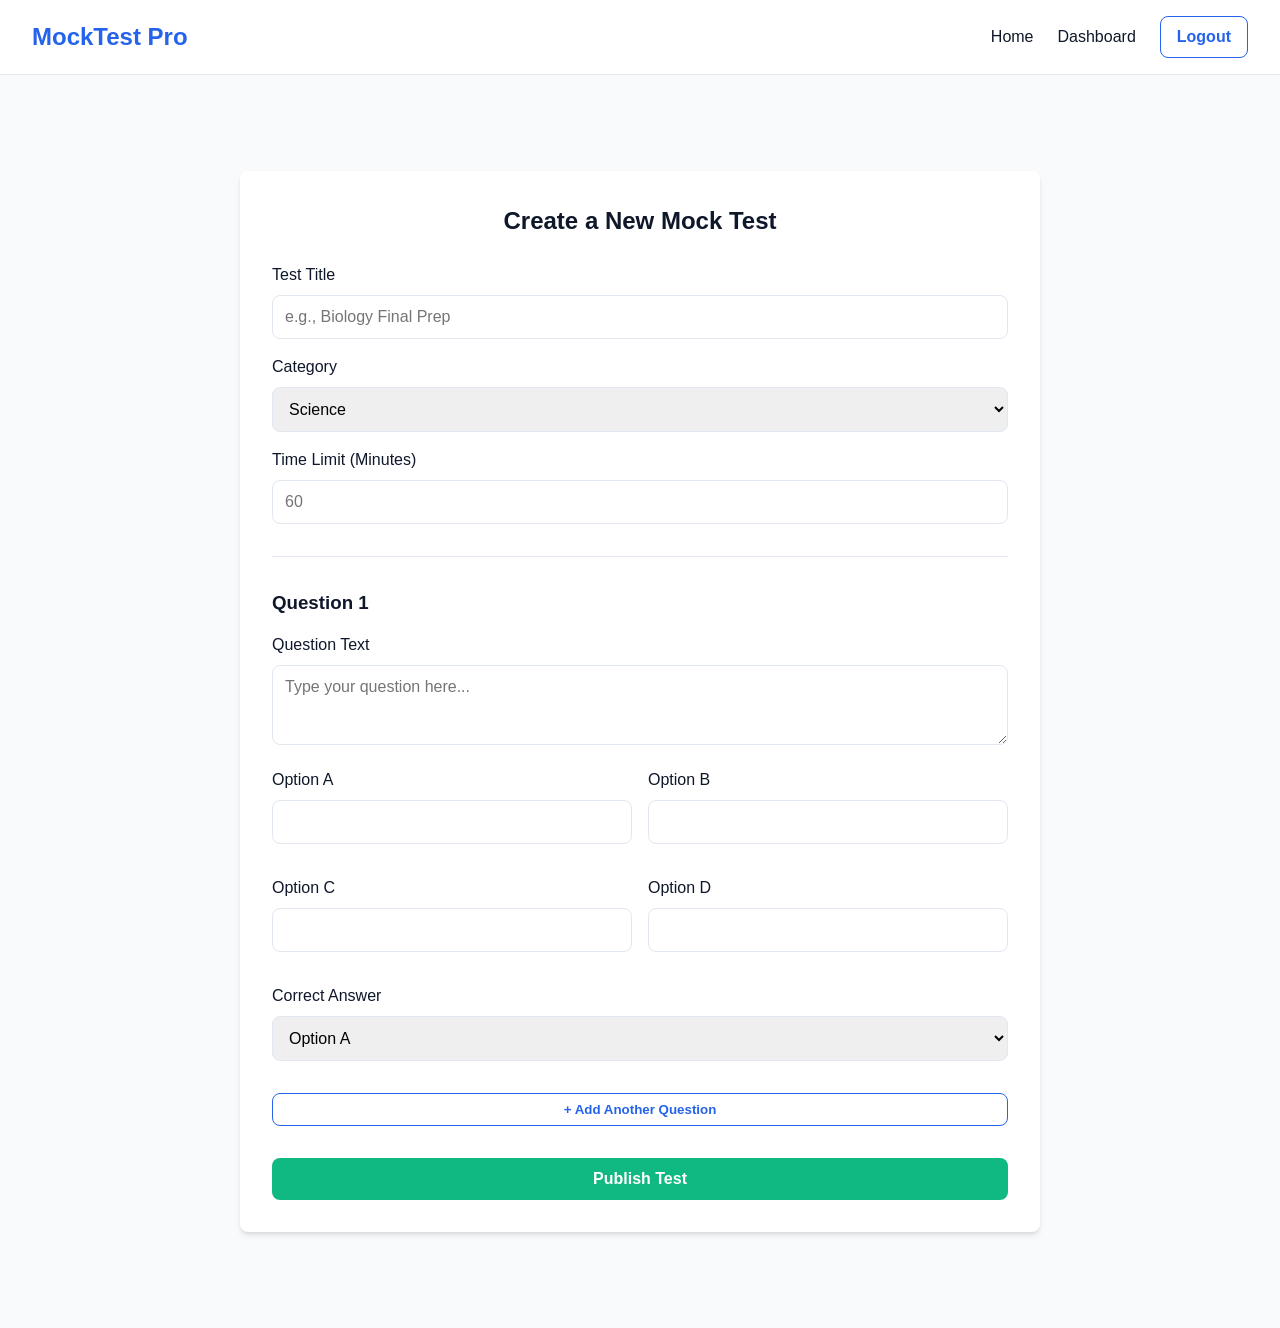
<file: pages/create.html>
<!DOCTYPE html>
<html lang="en">
<head>
    <meta charset="UTF-8">
    <meta name="viewport" content="width=device-width, initial-scale=1.0">
    <title>Create Test - MockTest Pro</title>
    <link rel="stylesheet" href="../css/style.css">
</head>
<body>
    <nav class="navbar">
        <div class="nav-brand"><a href="../index.html">MockTest Pro</a></div>
        <div class="nav-links" id="navLinks">
            <a href="../index.html">Home</a>
            <a href="dashboard.html">Dashboard</a>
            <a href="../index.html" class="btn-outline">Logout</a>
        </div>
        <button class="mobile-toggle" id="mobileToggle">&#9776;</button>
    </nav>

    <main class="container">
        <div class="form-container">
            <h2>Create a New Mock Test</h2>
            <form action="dashboard.html" method="GET">
                <div class="form-group">
                    <label for="test-title">Test Title</label>
                    <input type="text" id="test-title" required placeholder="e.g., Biology Final Prep">
                </div>
                
                <div class="form-group">
                    <label for="test-category">Category</label>
                    <select id="test-category" required>
                        <option value="science">Science</option>
                        <option value="math">Mathematics</option>
                        <option value="history">History</option>
                        <option value="tech">Technology</option>
                    </select>
                </div>

                <div class="form-group">
                    <label for="time-limit">Time Limit (Minutes)</label>
                    <input type="number" id="time-limit" required placeholder="60">
                </div>

                <hr style="margin: 2rem 0; border: 0; border-top: 1px solid var(--border-color);">
                
                <h3>Question 1</h3>
                <div class="form-group" style="margin-top: 1rem;">
                    <label for="q1-text">Question Text</label>
                    <textarea id="q1-text" rows="3" required placeholder="Type your question here..."></textarea>
                </div>

                <div style="display: grid; grid-template-columns: 1fr 1fr; gap: 1rem;">
                    <div class="form-group">
                        <label>Option A</label>
                        <input type="text" required>
                    </div>
                    <div class="form-group">
                        <label>Option B</label>
                        <input type="text" required>
                    </div>
                    <div class="form-group">
                        <label>Option C</label>
                        <input type="text" required>
                    </div>
                    <div class="form-group">
                        <label>Option D</label>
                        <input type="text" required>
                    </div>
                </div>

                <div class="form-group" style="margin-top: 1rem; margin-bottom: 2rem;">
                    <label for="correct-answer">Correct Answer</label>
                    <select id="correct-answer" required>
                        <option value="A">Option A</option>
                        <option value="B">Option B</option>
                        <option value="C">Option C</option>
                        <option value="D">Option D</option>
                    </select>
                </div>

                <button type="button" class="btn-outline" style="margin-bottom: 2rem; width: 100%;">+ Add Another Question</button>
                <button type="submit" class="btn-submit">Publish Test</button>
            </form>
        </div>
    </main>

    <script src="../js/main.js"></script>
</body>
</html>
</file>
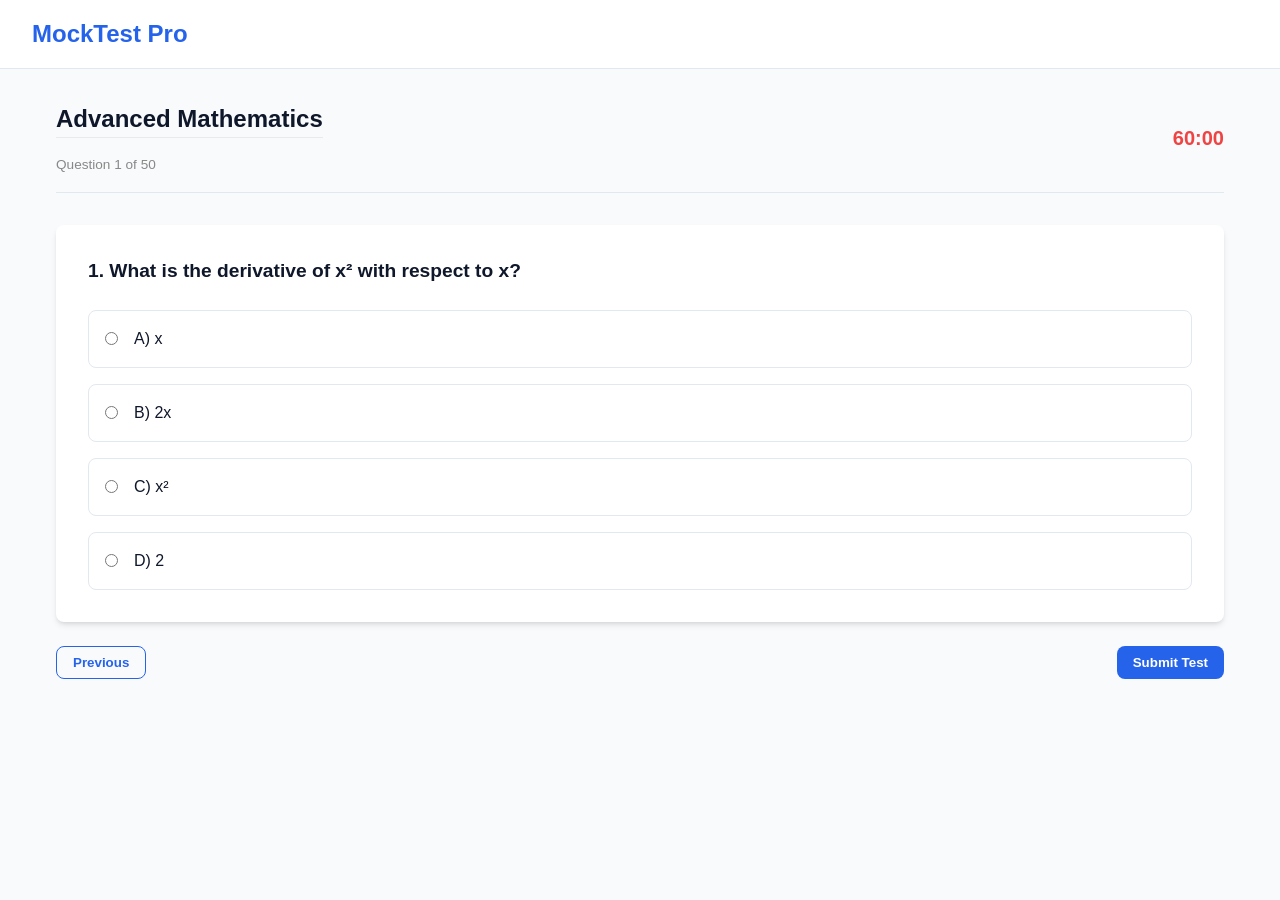
<file: pages/quiz.html>
<!DOCTYPE html>
<html lang="en">
<head>
    <meta charset="UTF-8">
    <meta name="viewport" content="width=device-width, initial-scale=1.0">
    <title>Taking Test - MockTest Pro</title>
    <link rel="stylesheet" href="../css/style.css">
</head>
<body>
    <nav class="navbar">
        <div class="nav-brand"><a href="../index.html">MockTest Pro</a></div>
    </nav>

    <main class="container">
        <div class="quiz-header">
            <div>
                <h1 style="font-size: 1.5rem;">Advanced Mathematics</h1>
                <p class="card-meta">Question 1 of 50</p>
            </div>
            <div class="timer" id="quiz-timer">60:00</div>
        </div>

        <div class="question-container">
            <p class="question-text">1. What is the derivative of x² with respect to x?</p>
            <div class="options">
                <label class="option-label">
                    <input type="radio" name="q1" value="A"> A) x
                </label>
                <label class="option-label">
                    <input type="radio" name="q1" value="B"> B) 2x
                </label>
                <label class="option-label">
                    <input type="radio" name="q1" value="C"> C) x²
                </label>
                <label class="option-label">
                    <input type="radio" name="q1" value="D"> D) 2
                </label>
            </div>
        </div>

        <div class="quiz-footer">
            <button class="btn-outline">Previous</button>
            <button class="btn-primary" onclick="window.location.href='dashboard.html'">Submit Test</button>
        </div>
    </main>

    <script src="../js/main.js"></script>
</body>
</html>
</file>
<file: css/style.css>
/* --- Variables & Reset --- */
:root {
    --primary-color: #2563eb;
    --primary-hover: #1d4ed8;
    --bg-color: #f8fafc;
    --surface-color: #ffffff;
    --text-main: #0f172a;
    --text-muted: #64748b;
    --border-color: #e2e8f0;
    --radius: 8px;
    --shadow: 0 4px 6px -1px rgb(0 0 0 / 0.1), 0 2px 4px -2px rgb(0 0 0 / 0.1);
}

* {
    margin: 0;
    padding: 0;
    box-sizing: border-box;
    font-family: -apple-system, BlinkMacSystemFont, "Segoe UI", Roboto, Helvetica, Arial, sans-serif;
}

body {
    background-color: var(--bg-color);
    color: var(--text-main);
    line-height: 1.5;
}

a {
    text-decoration: none;
    color: inherit;
}

.container {
    max-width: 1200px;
    margin: 0 auto;
    padding: 2rem 1rem;
}

/* --- Navbar --- */
.navbar {
    display: flex;
    justify-content: space-between;
    align-items: center;
    padding: 1rem 2rem;
    background-color: var(--surface-color);
    border-bottom: 1px solid var(--border-color);
    position: sticky;
    top: 0;
    z-index: 100;
}

.nav-brand a {
    font-size: 1.5rem;
    font-weight: 700;
    color: var(--primary-color);
}

.nav-links {
    display: flex;
    gap: 1.5rem;
    align-items: center;
}

.nav-links a:not(.btn-primary):not(.btn-outline) {
    font-weight: 500;
    color: var(--text-main);
    transition: color 0.2s;
}

.nav-links a:hover:not(.btn-primary):not(.btn-outline) {
    color: var(--primary-color);
}

.mobile-toggle {
    display: none;
    font-size: 1.5rem;
    background: none;
    border: none;
    cursor: pointer;
}

/* --- Buttons --- */
.btn-primary, .btn-outline, .btn-secondary, .btn-submit {
    padding: 0.5rem 1rem;
    border-radius: var(--radius);
    font-weight: 600;
    cursor: pointer;
    text-align: center;
    border: none;
    transition: all 0.2s;
}

.btn-primary {
    background-color: var(--primary-color);
    color: white;
}

.btn-primary:hover {
    background-color: var(--primary-hover);
}

.btn-outline {
    background-color: transparent;
    border: 1px solid var(--primary-color);
    color: var(--primary-color);
}

.btn-outline:hover {
    background-color: var(--primary-color);
    color: white;
}

.btn-secondary {
    display: block;
    width: 100%;
    background-color: #f1f5f9;
    color: var(--text-main);
    margin-top: 1rem;
}

.btn-secondary:hover {
    background-color: #e2e8f0;
}

.btn-submit {
    background-color: #10b981;
    color: white;
    width: 100%;
    padding: 0.75rem;
    font-size: 1rem;
}

.btn-submit:hover {
    background-color: #059669;
}

/* --- Typography --- */
.hero {
    margin-bottom: 2rem;
}

.hero h1 {
    font-size: 2rem;
    margin-bottom: 0.5rem;
}

.hero p {
    color: var(--text-muted);
}

/* --- Grid & Cards (YouTube Style) --- */
.card-grid {
    display: grid;
    grid-template-columns: repeat(auto-fill, minmax(280px, 1fr));
    gap: 1.5rem;
}

.test-card {
    background-color: var(--surface-color);
    border-radius: var(--radius);
    overflow: hidden;
    box-shadow: var(--shadow);
    transition: transform 0.2s;
}

.test-card:hover {
    transform: translateY(-4px);
}

.card-thumbnail {
    width: 100%;
    height: 160px;
    background-color: #cbd5e1; /* Fallback */
}

.card-content {
    padding: 1rem;
}

.card-title {
    font-size: 1.1rem;
    margin-bottom: 0.25rem;
    white-space: nowrap;
    overflow: hidden;
    text-overflow: ellipsis;
}

.card-meta {
    font-size: 0.875rem;
    color: var(--text-muted);
}

/* --- Forms (Login/Signup/Create) --- */
.auth-container, .form-container {
    max-width: 400px;
    margin: 4rem auto;
    background-color: var(--surface-color);
    padding: 2rem;
    border-radius: var(--radius);
    box-shadow: var(--shadow);
}

.form-container {
    max-width: 800px;
}

.auth-container h2, .form-container h2 {
    margin-bottom: 1.5rem;
    text-align: center;
}

.form-group {
    margin-bottom: 1rem;
}

.form-group label {
    display: block;
    margin-bottom: 0.5rem;
    font-weight: 500;
}

.form-group input, .form-group textarea, .form-group select {
    width: 100%;
    padding: 0.75rem;
    border: 1px solid var(--border-color);
    border-radius: var(--radius);
    font-size: 1rem;
}

.form-group input:focus, .form-group textarea:focus {
    outline: none;
    border-color: var(--primary-color);
    box-shadow: 0 0 0 3px rgba(37, 99, 235, 0.1);
}

/* --- Quiz Interface --- */
.quiz-header {
    display: flex;
    justify-content: space-between;
    align-items: center;
    margin-bottom: 2rem;
    padding-bottom: 1rem;
    border-bottom: 1px solid var(--border-color);
}

.timer {
    font-size: 1.25rem;
    font-weight: 700;
    color: #ef4444;
}

.question-container {
    background-color: var(--surface-color);
    padding: 2rem;
    border-radius: var(--radius);
    box-shadow: var(--shadow);
    margin-bottom: 1.5rem;
}

.question-text {
    font-size: 1.2rem;
    font-weight: 600;
    margin-bottom: 1.5rem;
}

.options {
    display: flex;
    flex-direction: column;
    gap: 1rem;
}

.option-label {
    display: flex;
    align-items: center;
    gap: 1rem;
    padding: 1rem;
    border: 1px solid var(--border-color);
    border-radius: var(--radius);
    cursor: pointer;
    transition: background-color 0.2s;
}

.option-label:hover {
    background-color: #f1f5f9;
}

.quiz-footer {
    display: flex;
    justify-content: space-between;
}

/* --- Dashboard --- */
.dashboard-grid {
    display: grid;
    grid-template-columns: 1fr 3fr;
    gap: 2rem;
}

.sidebar {
    background-color: var(--surface-color);
    padding: 1.5rem;
    border-radius: var(--radius);
    box-shadow: var(--shadow);
    align-self: start;
}

.sidebar ul {
    list-style: none;
}

.sidebar li {
    margin-bottom: 1rem;
}

.sidebar a {
    font-weight: 500;
}

.sidebar a:hover {
    color: var(--primary-color);
}

.stats-grid {
    display: grid;
    grid-template-columns: repeat(auto-fit, minmax(200px, 1fr));
    gap: 1.5rem;
    margin-bottom: 2rem;
}

.stat-card {
    background-color: var(--surface-color);
    padding: 1.5rem;
    border-radius: var(--radius);
    box-shadow: var(--shadow);
    text-align: center;
}

.stat-card h3 {
    font-size: 2rem;
    color: var(--primary-color);
}

/* --- Responsive --- */
@media (max-width: 768px) {
    .nav-links {
        display: none;
        flex-direction: column;
        position: absolute;
        top: 100%;
        left: 0;
        right: 0;
        background-color: var(--surface-color);
        padding: 1rem;
        border-bottom: 1px solid var(--border-color);
        box-shadow: var(--shadow);
    }

    .nav-links.active {
        display: flex;
    }

    .mobile-toggle {
        display: block;
    }

    .dashboard-grid {
        grid-template-columns: 1fr;
    }
  }

/* =========================================
   Search Bar
   ========================================= */
.search-container {
    max-width: 600px;
    margin: 1.5rem auto;
    padding: 0 1rem;
}

#searchInput {
    width: 100%;
    padding: 0.8rem 1.2rem;
    font-size: 1rem;
    border: 2px solid #ccc;
    border-radius: 8px;
    outline: none;
    transition: border-color 0.3s ease;
}

#searchInput:focus {
    border-color: #007bff; /* Use your project's primary color here */
}

/* =========================================
   UI States (Loading & Empty)
   ========================================= */
#loadingIndicator, 
#emptyState {
    text-align: center;
    padding: 3rem;
    font-size: 1.2rem;
    color: #666;
}

/* =========================================
   Quiz Grid Layout
   ========================================= */
.quiz-grid {
    display: grid;
    /* This automatically creates a responsive grid. 
       Cards will be at least 300px wide, and fill the space. */
    grid-template-columns: repeat(auto-fill, minmax(300px, 1fr));
    gap: 1.5rem;
    padding: 2rem 1rem;
    max-width: 1200px;
    margin: 0 auto;
}

/* =========================================
   Quiz Card Design
   ========================================= */
.quiz-card {
    background: #ffffff;
    border: 1px solid #eaeaea;
    border-radius: 12px;
    padding: 1.5rem;
    box-shadow: 0 4px 6px rgba(0, 0, 0, 0.05);
    transition: transform 0.2s ease, box-shadow 0.2s ease;
    display: flex;
    flex-direction: column;
}

.quiz-card:hover {
    transform: translateY(-5px);
    box-shadow: 0 10px 15px rgba(0, 0, 0, 0.1);
}

.quiz-card h3 {
    margin-top: 0;
    margin-bottom: 0.5rem;
    font-size: 1.25rem;
    color: #333;
}

.quiz-card p {
    color: #666;
    font-size: 0.95rem;
    line-height: 1.5;
    margin-bottom: 1.5rem;
    flex-grow: 1; /* Pushes the meta data to the bottom */
}

.card-meta {
    font-size: 0.85rem;
    color: #888;
    border-top: 1px solid #eaeaea;
    padding-top: 1rem;
    line-height: 1.6;
}

.card-meta strong {
    color: #555;
}
</file>
